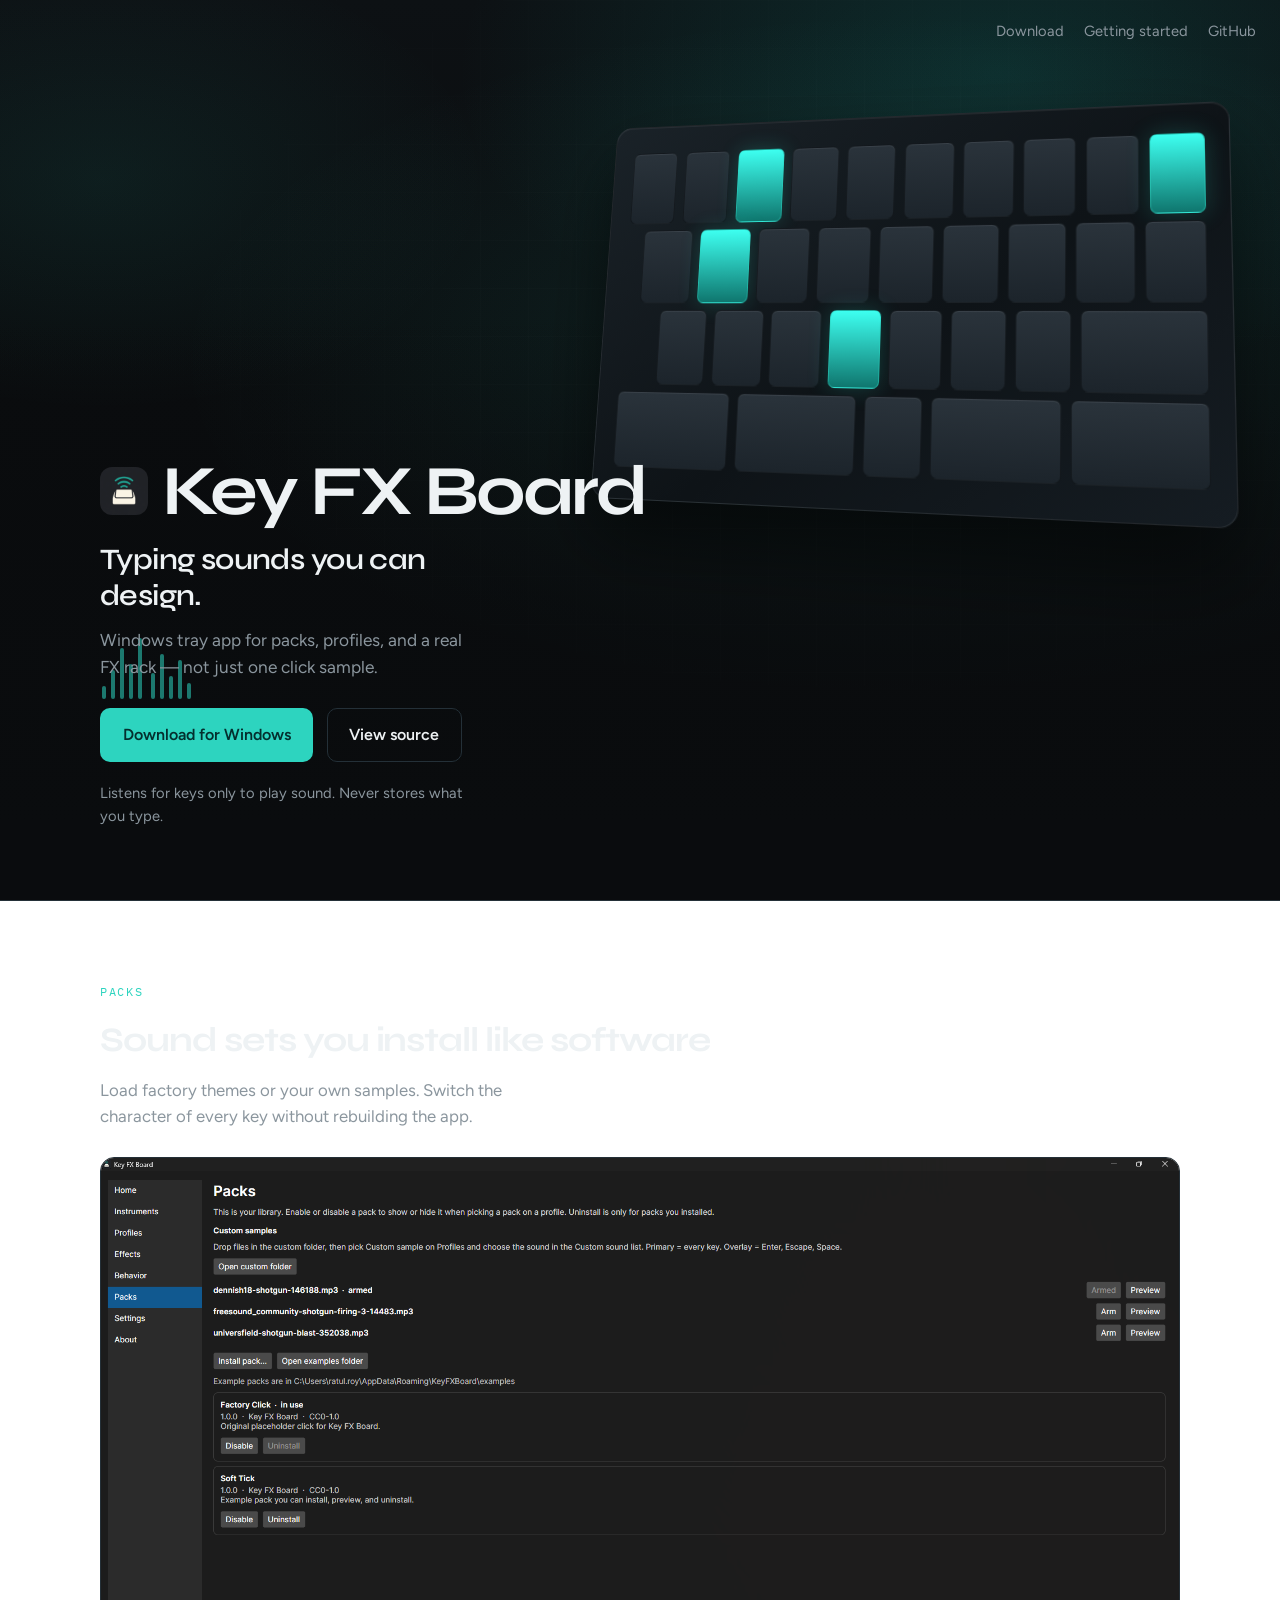
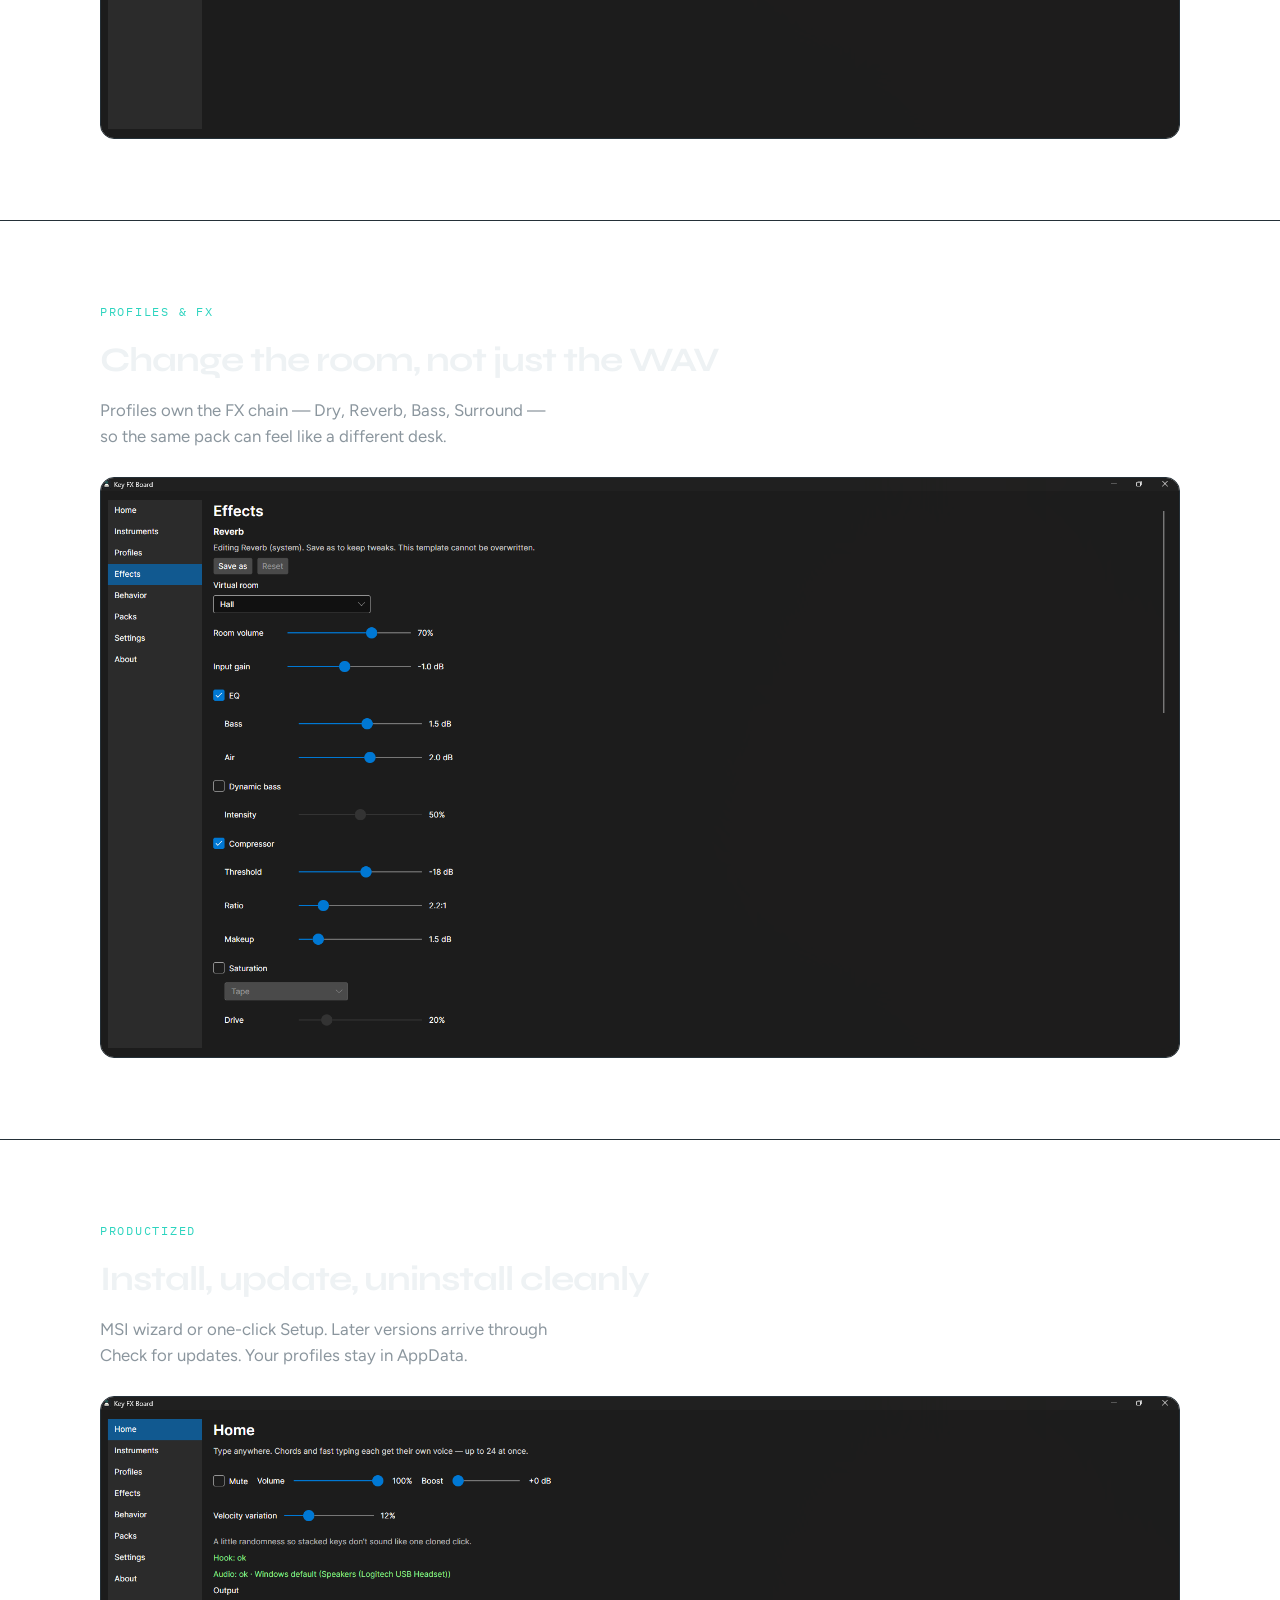
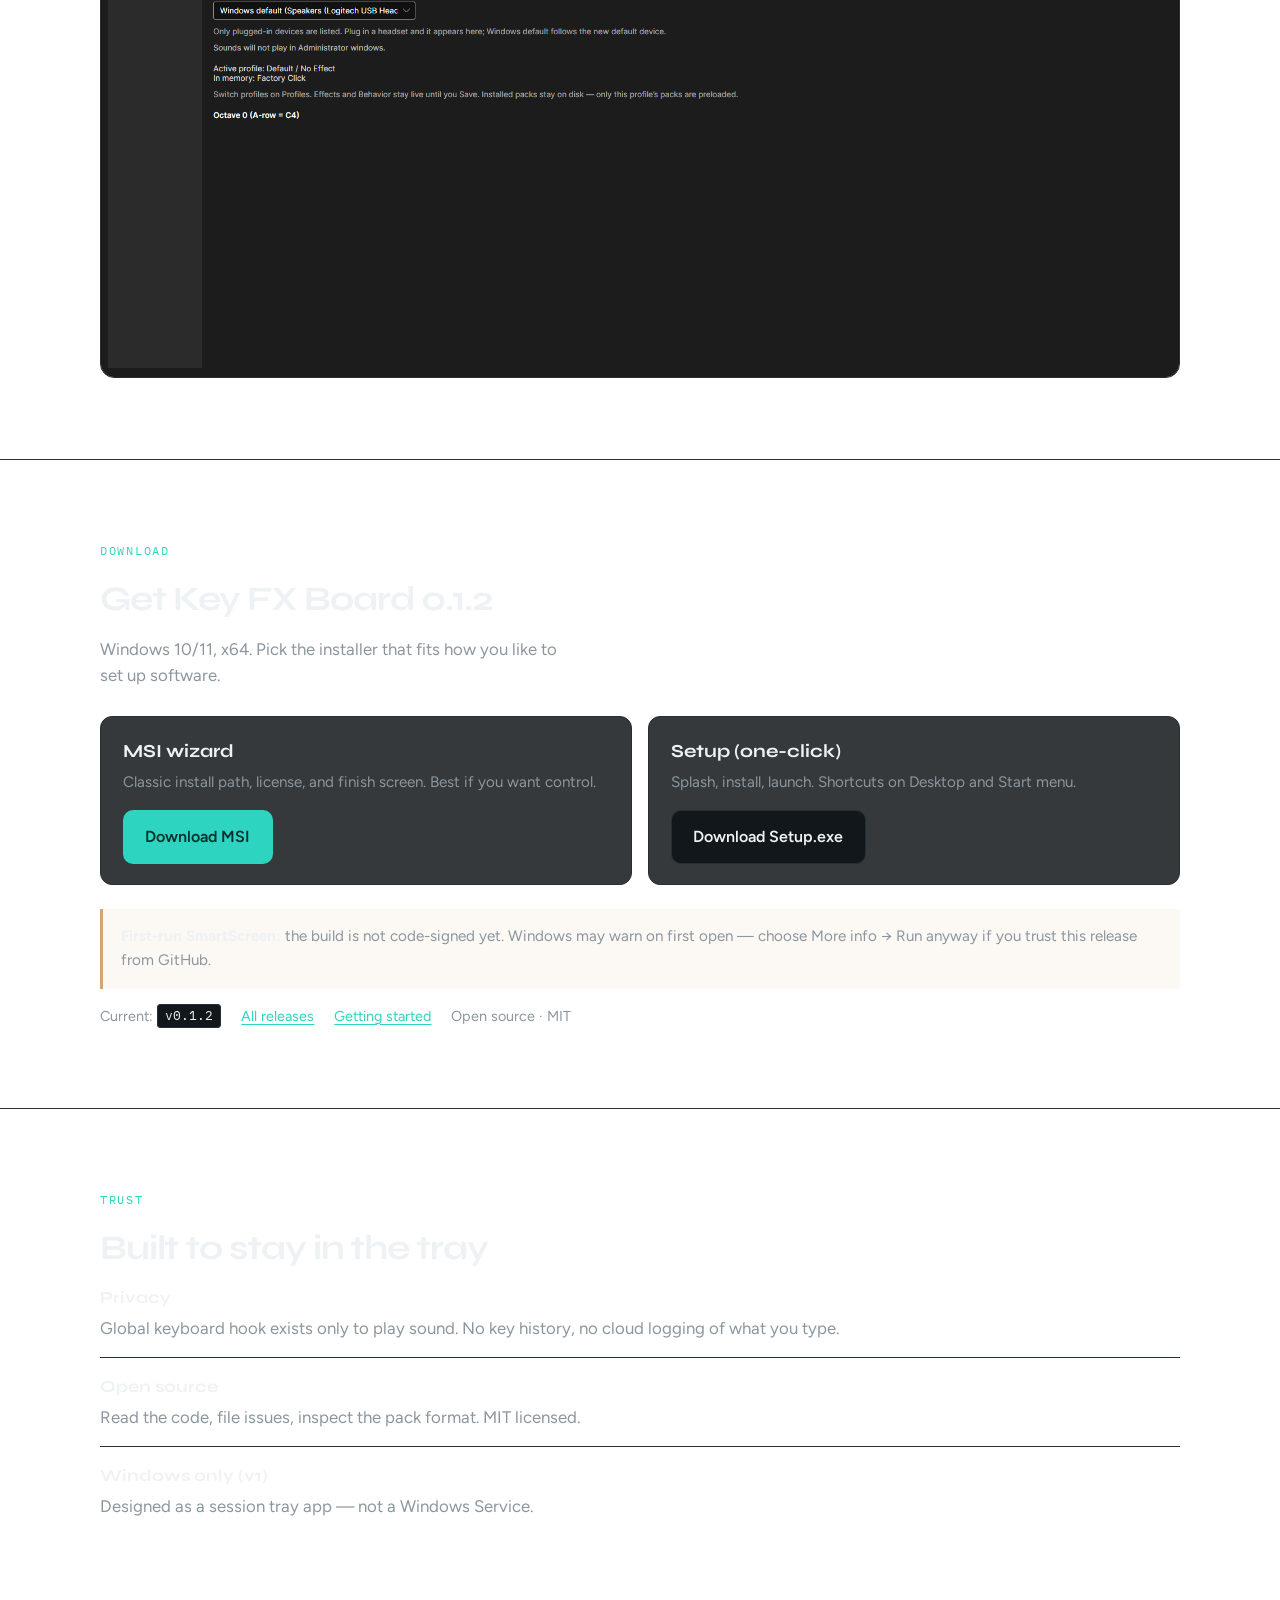
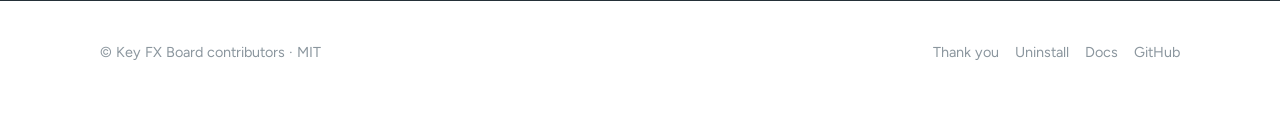
<file: website/index.html>
<!DOCTYPE html>
<html lang="en">
<head>
  <meta charset="utf-8"/>
  <meta name="viewport" content="width=device-width, initial-scale=1"/>
  <title>Key FX Board — Typing sounds you can design</title>
  <meta name="description" content="Windows tray app for customizable keyboard typing sounds — sample packs, per-key mapping, profiles, and a built-in FX rack."/>
  <meta property="og:title" content="Key FX Board"/>
  <meta property="og:description" content="Windows tray app for typing sounds you can design — packs, profiles, and a real FX rack."/>
  <meta property="og:image" content="assets/app-icon.png"/>
  <link rel="icon" href="assets/app.ico" sizes="any"/>
  <link rel="icon" type="image/png" href="assets/app-icon.png"/>
  <link rel="preconnect" href="https://fonts.googleapis.com"/>
  <link rel="preconnect" href="https://fonts.gstatic.com" crossorigin/>
  <link href="https://fonts.googleapis.com/css2?family=Figtree:wght@400;500;600;700&family=IBM+Plex+Mono:wght@400;500&family=Syne:wght@600;700&display=swap" rel="stylesheet"/>
  <link rel="stylesheet" href="assets/site.css"/>
</head>
<body>
  <nav class="top" aria-label="Site">
    <a href="#download">Download</a>
    <a href="getting-started.html">Getting started</a>
    <a href="https://github.com/royal-programmer/KeyFXBoard">GitHub</a>
  </nav>

  <header class="hero">
    <div class="hero-visual" aria-hidden="true">
      <div class="keyboard-stage">
        <div class="keyboard">
          <div class="key-row">
            <span class="key"></span><span class="key"></span><span class="key hit"></span><span class="key"></span>
            <span class="key"></span><span class="key"></span><span class="key"></span><span class="key"></span>
            <span class="key"></span><span class="key hit"></span>
          </div>
          <div class="key-row offset-1">
            <span class="key"></span><span class="key hit"></span><span class="key"></span><span class="key"></span>
            <span class="key"></span><span class="key"></span><span class="key"></span><span class="key"></span>
            <span class="key"></span>
          </div>
          <div class="key-row offset-2">
            <span class="key"></span><span class="key"></span><span class="key"></span><span class="key hit"></span>
            <span class="key"></span><span class="key"></span><span class="key"></span><span class="key wide"></span>
          </div>
          <div class="key-row">
            <span class="key wide"></span><span class="key wide"></span><span class="key"></span>
            <span class="key wide"></span><span class="key wide"></span>
          </div>
        </div>
      </div>
      <div class="wave" aria-hidden="true">
        <span></span><span></span><span></span><span></span><span></span>
        <span></span><span></span><span></span><span></span><span></span>
      </div>
    </div>

    <div class="hero-copy">
      <div class="brand">
        <img src="assets/app-icon.png" width="48" height="48" alt=""/>
        <p class="brand-name">Key FX Board</p>
      </div>
      <h1 class="headline">Typing sounds you can design.</h1>
      <p class="lede">Windows tray app for packs, profiles, and a real FX rack — not just one click sample.</p>
      <div class="cta-row">
        <a class="btn btn-primary" href="#download">Download for Windows</a>
        <a class="btn btn-ghost" href="https://github.com/royal-programmer/KeyFXBoard">View source</a>
      </div>
      <p class="privacy-line">Listens for keys only to play sound. Never stores what you type.</p>
    </div>
  </header>

  <main>
    <section class="section" id="packs">
      <div class="wrap">
        <p class="section-kicker">Packs</p>
        <h2>Sound sets you install like software</h2>
        <p class="support">Load factory themes or your own samples. Switch the character of every key without rebuilding the app.</p>
        <div class="media-frame" data-media="assets/media/S4-packs.png" data-label="Packs">
          <div class="media-placeholder">
            <div>
              <strong>Screenshot placeholder — Packs</strong>
              Drop <code>S4-packs.png</code> into <code>website/assets/media/</code>
            </div>
          </div>
        </div>
      </div>
    </section>

    <section class="section" id="profiles">
      <div class="wrap">
        <p class="section-kicker">Profiles &amp; FX</p>
        <h2>Change the room, not just the WAV</h2>
        <p class="support">Profiles own the FX chain — Dry, Reverb, Bass, Surround — so the same pack can feel like a different desk.</p>
        <div class="media-frame" data-media="assets/media/S3-effects.png" data-label="Effects">
          <div class="media-placeholder">
            <div>
              <strong>Screenshot placeholder — Effects</strong>
              Drop <code>S3-effects.png</code> into <code>website/assets/media/</code>
            </div>
          </div>
        </div>
      </div>
    </section>

    <section class="section" id="install">
      <div class="wrap">
        <p class="section-kicker">Productized</p>
        <h2>Install, update, uninstall cleanly</h2>
        <p class="support">MSI wizard or one-click Setup. Later versions arrive through Check for updates. Your profiles stay in AppData.</p>
        <div class="media-frame" data-media="assets/media/S1-home.png" data-label="Home">
          <div class="media-placeholder">
            <div>
              <strong>Screenshot placeholder — Home</strong>
              Drop <code>S1-home.png</code> into <code>website/assets/media/</code>
            </div>
          </div>
        </div>
      </div>
    </section>

    <section class="section" id="download">
      <div class="wrap">
        <p class="section-kicker">Download</p>
        <h2>Get Key FX Board 0.1.2</h2>
        <p class="support">Windows 10/11, x64. Pick the installer that fits how you like to set up software.</p>

        <div class="download-grid">
          <div class="download-option">
            <h3>MSI wizard</h3>
            <p>Classic install path, license, and finish screen. Best if you want control.</p>
            <a class="btn btn-primary" href="https://github.com/royal-programmer/KeyFXBoard/releases/download/v0.1.2/KeyFXBoard-win.msi">Download MSI</a>
          </div>
          <div class="download-option">
            <h3>Setup (one-click)</h3>
            <p>Splash, install, launch. Shortcuts on Desktop and Start menu.</p>
            <a class="btn btn-secondary" href="https://github.com/royal-programmer/KeyFXBoard/releases/download/v0.1.2/KeyFXBoard-win-Setup.exe">Download Setup.exe</a>
          </div>
        </div>

        <p class="note">
          <strong>First-run SmartScreen:</strong> the build is not code-signed yet. Windows may warn on first open — choose More info → Run anyway if you trust this release from GitHub.
        </p>

        <div class="meta-row">
          <span>Current: <code>v0.1.2</code></span>
          <a href="https://github.com/royal-programmer/KeyFXBoard/releases">All releases</a>
          <a href="getting-started.html">Getting started</a>
          <span>Open source · MIT</span>
        </div>
      </div>
    </section>

    <section class="section" id="trust">
      <div class="wrap">
        <p class="section-kicker">Trust</p>
        <h2>Built to stay in the tray</h2>
        <ul class="trust-list">
          <li>
            <strong>Privacy</strong>
            <span>Global keyboard hook exists only to play sound. No key history, no cloud logging of what you type.</span>
          </li>
          <li>
            <strong>Open source</strong>
            <span>Read the code, file issues, inspect the pack format. MIT licensed.</span>
          </li>
          <li>
            <strong>Windows only (v1)</strong>
            <span>Designed as a session tray app — not a Windows Service.</span>
          </li>
        </ul>
      </div>
    </section>
  </main>

  <footer class="site-foot">
    <div class="wrap foot-row">
      <span>© Key FX Board contributors · MIT</span>
      <nav>
        <a href="thank-you.html">Thank you</a>
        <a href="uninstall.html">Uninstall</a>
        <a href="https://github.com/royal-programmer/KeyFXBoard/blob/main/docs/README.md">Docs</a>
        <a href="https://github.com/royal-programmer/KeyFXBoard">GitHub</a>
      </nav>
    </div>
  </footer>

  <script src="assets/site.js"></script>
</body>
</html>
</file>
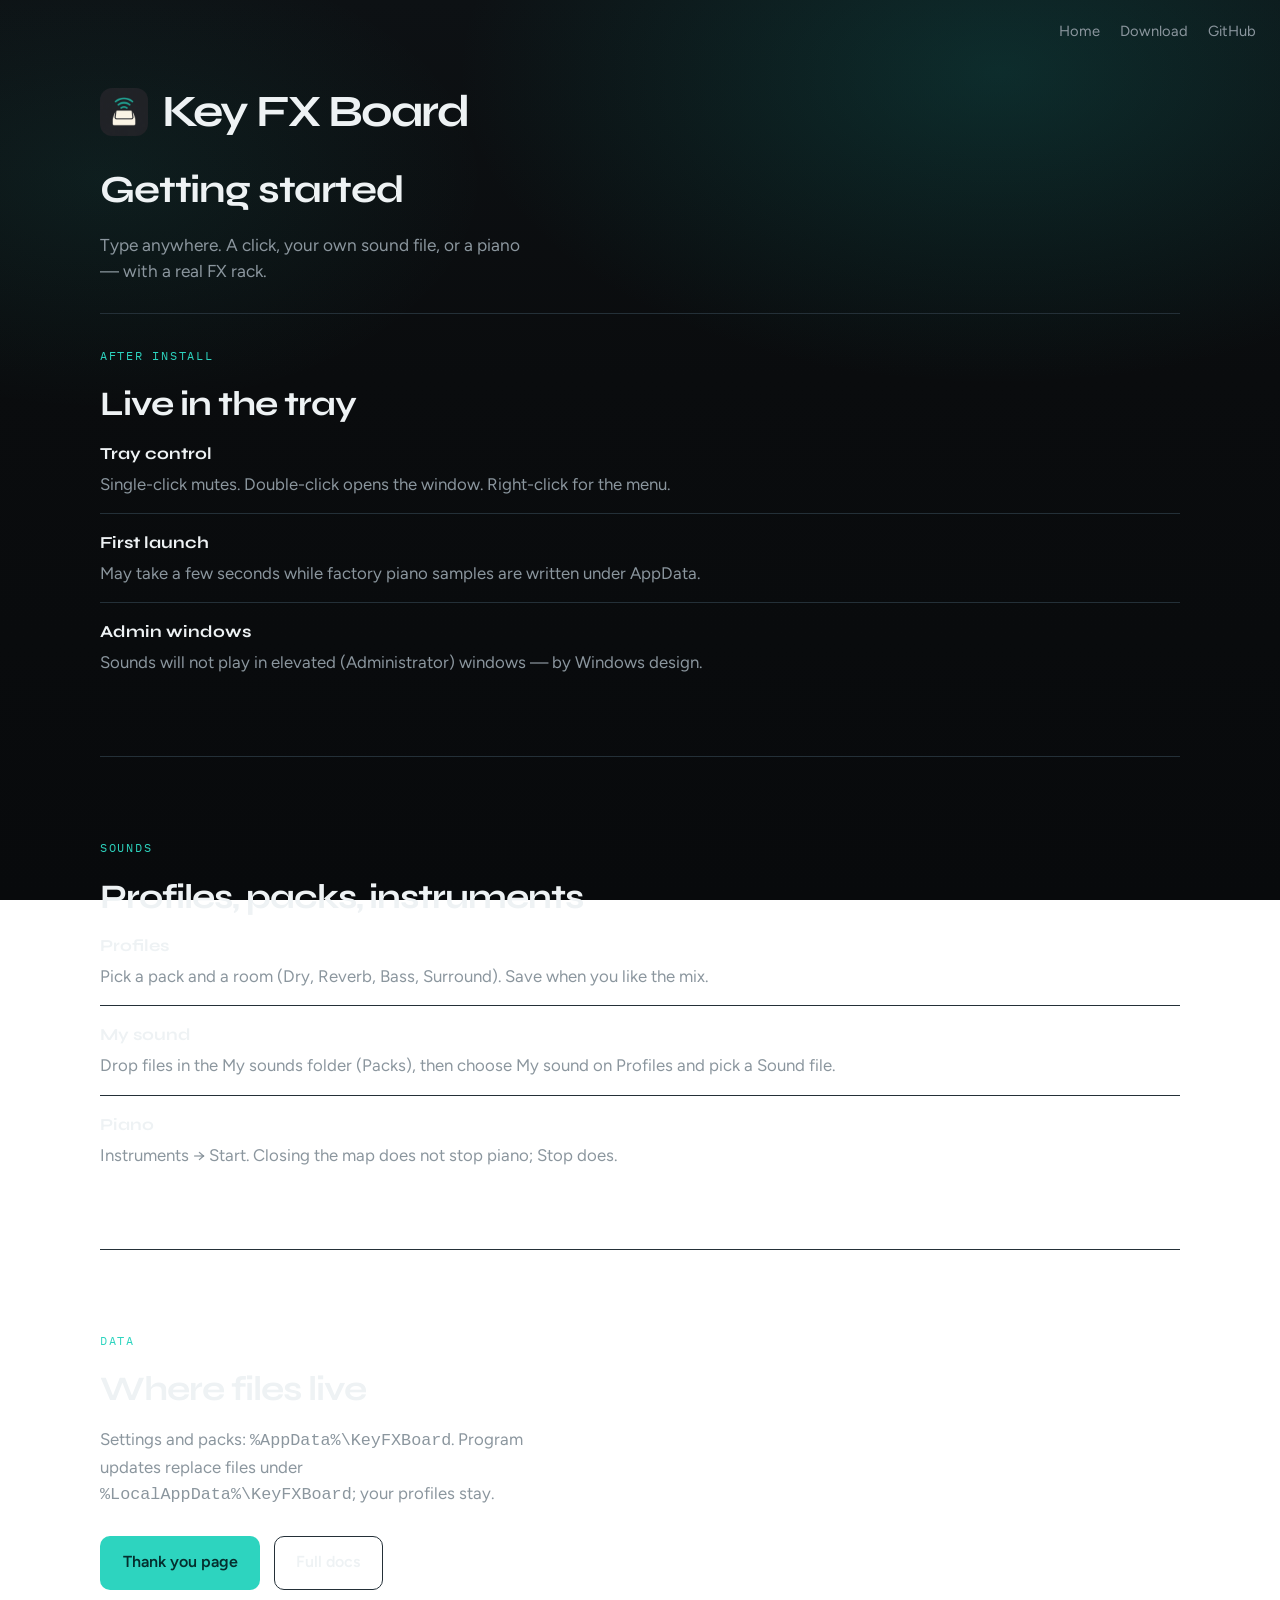
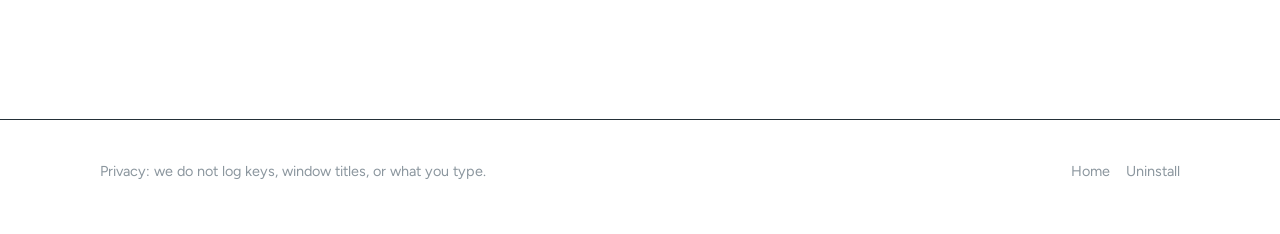
<file: website/getting-started.html>
<!DOCTYPE html>
<html lang="en">
<head>
  <meta charset="utf-8"/>
  <meta name="viewport" content="width=device-width, initial-scale=1"/>
  <title>Getting started — Key FX Board</title>
  <meta name="description" content="Quick start for Key FX Board after install."/>
  <link rel="icon" href="assets/app.ico" sizes="any"/>
  <link rel="icon" type="image/png" href="assets/app-icon.png"/>
  <link rel="preconnect" href="https://fonts.googleapis.com"/>
  <link rel="preconnect" href="https://fonts.gstatic.com" crossorigin/>
  <link href="https://fonts.googleapis.com/css2?family=Figtree:wght@400;500;600;700&family=IBM+Plex+Mono:wght@400;500&family=Syne:wght@600;700&display=swap" rel="stylesheet"/>
  <link rel="stylesheet" href="assets/site.css"/>
</head>
<body>
  <nav class="top" aria-label="Site">
    <a href="index.html">Home</a>
    <a href="index.html#download">Download</a>
    <a href="https://github.com/royal-programmer/KeyFXBoard">GitHub</a>
  </nav>

  <main class="page">
    <div class="wrap">
      <div class="brand">
        <img src="assets/app-icon.png" width="48" height="48" alt=""/>
        <p class="brand-name">Key FX Board</p>
      </div>
      <h1>Getting started</h1>
      <p class="lede" style="max-width:40ch">Type anywhere. A click, your own sound file, or a piano — with a real FX rack.</p>

      <section class="section" style="padding-top:2rem; border-top:1px solid var(--line)">
        <p class="section-kicker">After install</p>
        <h2>Live in the tray</h2>
        <ul class="trust-list">
          <li>
            <strong>Tray control</strong>
            <span>Single-click mutes. Double-click opens the window. Right-click for the menu.</span>
          </li>
          <li>
            <strong>First launch</strong>
            <span>May take a few seconds while factory piano samples are written under AppData.</span>
          </li>
          <li>
            <strong>Admin windows</strong>
            <span>Sounds will not play in elevated (Administrator) windows — by Windows design.</span>
          </li>
        </ul>
      </section>

      <section class="section">
        <p class="section-kicker">Sounds</p>
        <h2>Profiles, packs, instruments</h2>
        <ul class="trust-list">
          <li>
            <strong>Profiles</strong>
            <span>Pick a pack and a room (Dry, Reverb, Bass, Surround). Save when you like the mix.</span>
          </li>
          <li>
            <strong>My sound</strong>
            <span>Drop files in the My sounds folder (Packs), then choose My sound on Profiles and pick a Sound file.</span>
          </li>
          <li>
            <strong>Piano</strong>
            <span>Instruments → Start. Closing the map does not stop piano; Stop does.</span>
          </li>
        </ul>
      </section>

      <section class="section">
        <p class="section-kicker">Data</p>
        <h2>Where files live</h2>
        <p class="support">Settings and packs: <code class="path">%AppData%\KeyFXBoard</code>. Program updates replace files under <code>%LocalAppData%\KeyFXBoard</code>; your profiles stay.</p>
        <div class="cta-row">
          <a class="btn btn-primary" href="thank-you.html">Thank you page</a>
          <a class="btn btn-ghost" href="https://github.com/royal-programmer/KeyFXBoard/blob/main/docs/README.md">Full docs</a>
        </div>
      </section>
    </div>
  </main>

  <footer class="site-foot">
    <div class="wrap foot-row">
      <span>Privacy: we do not log keys, window titles, or what you type.</span>
      <nav>
        <a href="index.html">Home</a>
        <a href="uninstall.html">Uninstall</a>
      </nav>
    </div>
  </footer>
</body>
</html>
</file>
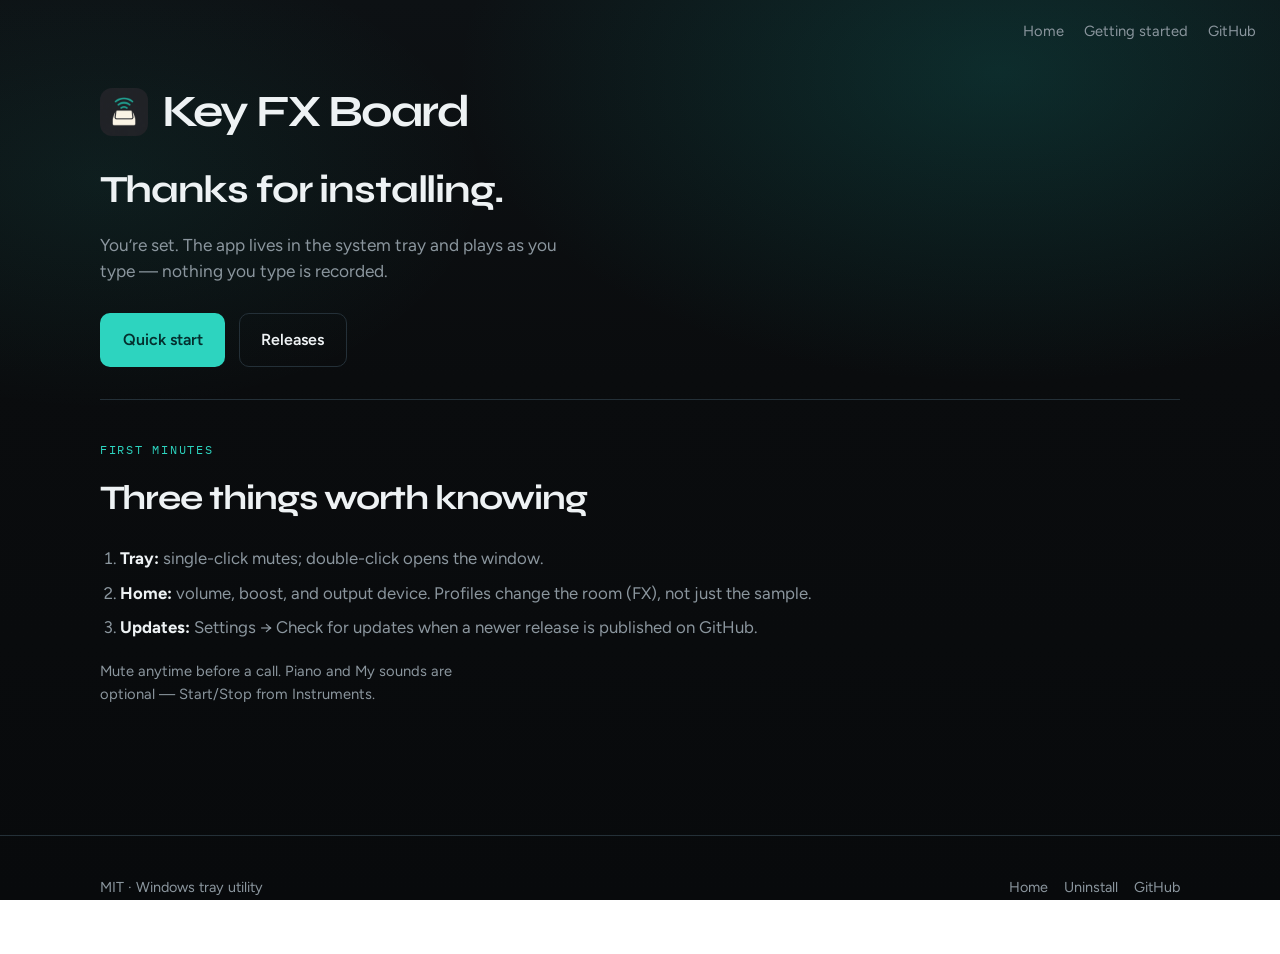
<file: website/thank-you.html>
<!DOCTYPE html>
<html lang="en">
<head>
  <meta charset="utf-8"/>
  <meta name="viewport" content="width=device-width, initial-scale=1"/>
  <title>Thank you — Key FX Board</title>
  <meta name="description" content="Thanks for installing Key FX Board. Quick start tips and privacy reminder."/>
  <link rel="icon" href="assets/app.ico" sizes="any"/>
  <link rel="icon" type="image/png" href="assets/app-icon.png"/>
  <link rel="preconnect" href="https://fonts.googleapis.com"/>
  <link rel="preconnect" href="https://fonts.gstatic.com" crossorigin/>
  <link href="https://fonts.googleapis.com/css2?family=Figtree:wght@400;500;600;700&family=IBM+Plex+Mono:wght@400;500&family=Syne:wght@600;700&display=swap" rel="stylesheet"/>
  <link rel="stylesheet" href="assets/site.css"/>
</head>
<body>
  <nav class="top" aria-label="Site">
    <a href="index.html">Home</a>
    <a href="getting-started.html">Getting started</a>
    <a href="https://github.com/royal-programmer/KeyFXBoard">GitHub</a>
  </nav>

  <main class="page">
    <div class="wrap">
      <div class="brand">
        <img src="assets/app-icon.png" width="48" height="48" alt=""/>
        <p class="brand-name">Key FX Board</p>
      </div>
      <h1>Thanks for installing.</h1>
      <p class="lede" style="max-width:42ch">You’re set. The app lives in the system tray and plays as you type — nothing you type is recorded.</p>

      <div class="cta-row" style="margin-bottom:2rem">
        <a class="btn btn-primary" href="getting-started.html">Quick start</a>
        <a class="btn btn-ghost" href="https://github.com/royal-programmer/KeyFXBoard/releases">Releases</a>
      </div>

      <section class="section" style="border-top:1px solid var(--line); padding-top:2.5rem">
        <p class="section-kicker">First minutes</p>
        <h2>Three things worth knowing</h2>
        <ol class="steps">
          <li><strong>Tray:</strong> single-click mutes; double-click opens the window.</li>
          <li><strong>Home:</strong> volume, boost, and output device. Profiles change the room (FX), not just the sample.</li>
          <li><strong>Updates:</strong> Settings → Check for updates when a newer release is published on GitHub.</li>
        </ol>
        <p class="privacy-line">Mute anytime before a call. Piano and My sounds are optional — Start/Stop from Instruments.</p>
      </section>
    </div>
  </main>

  <footer class="site-foot">
    <div class="wrap foot-row">
      <span>MIT · Windows tray utility</span>
      <nav>
        <a href="index.html">Home</a>
        <a href="uninstall.html">Uninstall</a>
        <a href="https://github.com/royal-programmer/KeyFXBoard">GitHub</a>
      </nav>
    </div>
  </footer>
</body>
</html>
</file>
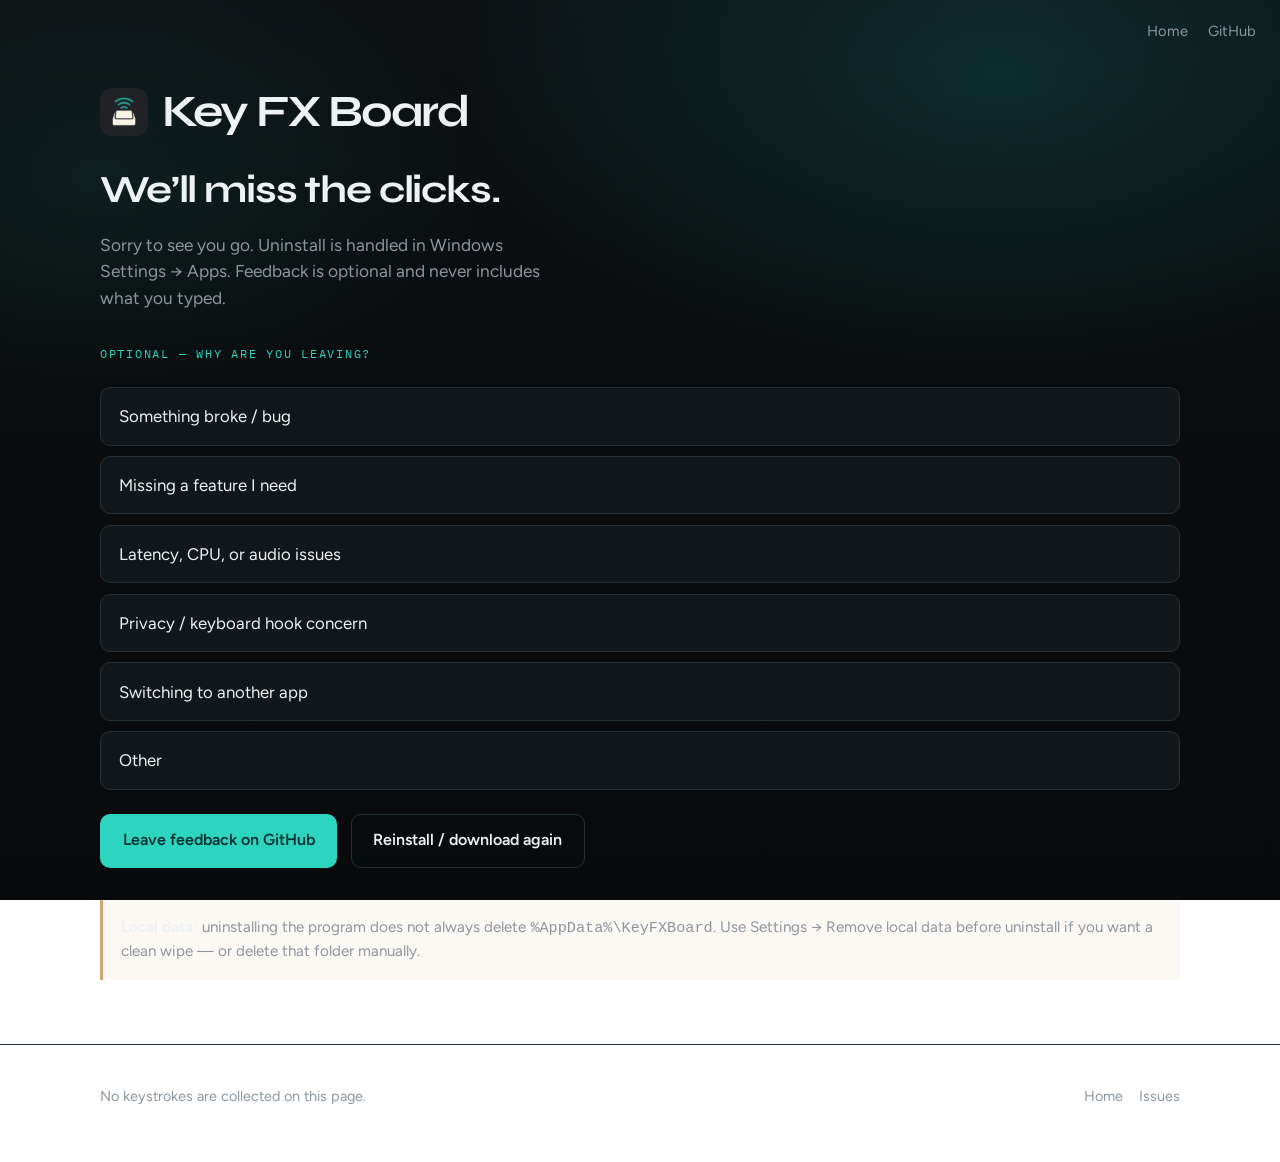
<file: website/uninstall.html>
<!DOCTYPE html>
<html lang="en">
<head>
  <meta charset="utf-8"/>
  <meta name="viewport" content="width=device-width, initial-scale=1"/>
  <title>Uninstall — Key FX Board</title>
  <meta name="description" content="Sorry to see you go. Optional feedback for Key FX Board."/>
  <link rel="icon" href="assets/app.ico" sizes="any"/>
  <link rel="icon" type="image/png" href="assets/app-icon.png"/>
  <link rel="preconnect" href="https://fonts.googleapis.com"/>
  <link rel="preconnect" href="https://fonts.gstatic.com" crossorigin/>
  <link href="https://fonts.googleapis.com/css2?family=Figtree:wght@400;500;600;700&family=IBM+Plex+Mono:wght@400;500&family=Syne:wght@600;700&display=swap" rel="stylesheet"/>
  <link rel="stylesheet" href="assets/site.css"/>
</head>
<body>
  <nav class="top" aria-label="Site">
    <a href="index.html">Home</a>
    <a href="https://github.com/royal-programmer/KeyFXBoard">GitHub</a>
  </nav>

  <main class="page">
    <div class="wrap">
      <div class="brand">
        <img src="assets/app-icon.png" width="48" height="48" alt=""/>
        <p class="brand-name">Key FX Board</p>
      </div>
      <h1>We’ll miss the clicks.</h1>
      <p class="lede" style="max-width:42ch">Sorry to see you go. Uninstall is handled in Windows Settings → Apps. Feedback is optional and never includes what you typed.</p>

      <p class="section-kicker" style="margin-top:2rem">Optional — why are you leaving?</p>
      <div class="reasons" id="reasons" role="group" aria-label="Feedback reasons">
        <button type="button" class="reason" data-reason="bug">Something broke / bug</button>
        <button type="button" class="reason" data-reason="missing-feature">Missing a feature I need</button>
        <button type="button" class="reason" data-reason="performance">Latency, CPU, or audio issues</button>
        <button type="button" class="reason" data-reason="privacy">Privacy / keyboard hook concern</button>
        <button type="button" class="reason" data-reason="switching">Switching to another app</button>
        <button type="button" class="reason" data-reason="other">Other</button>
      </div>

      <div class="cta-row">
        <a class="btn btn-primary" id="feedback-link" href="https://github.com/royal-programmer/KeyFXBoard/issues/new?title=Uninstall%20feedback&amp;body=Reason%3A%20(optional)%0A%0AWhat%20happened%3A%0A">Leave feedback on GitHub</a>
        <a class="btn btn-ghost" href="index.html#download">Reinstall / download again</a>
      </div>

      <p class="note" style="margin-top:2rem">
        <strong>Local data:</strong> uninstalling the program does not always delete <code>%AppData%\KeyFXBoard</code>.
        Use Settings → Remove local data before uninstall if you want a clean wipe — or delete that folder manually.
      </p>
    </div>
  </main>

  <footer class="site-foot">
    <div class="wrap foot-row">
      <span>No keystrokes are collected on this page.</span>
      <nav>
        <a href="index.html">Home</a>
        <a href="https://github.com/royal-programmer/KeyFXBoard/issues">Issues</a>
      </nav>
    </div>
  </footer>

  <script src="assets/site.js"></script>
</body>
</html>
</file>
<file: website/assets/site.css>
:root {
  --bg: #0a0c0e;
  --bg-elevated: #12171b;
  --ink: #eef2f4;
  --muted: #8b969e;
  --line: #243038;
  --accent: #2dd4bf;
  --accent-deep: #0f766e;
  --accent-glow: rgba(45, 212, 191, 0.22);
  --warn: #d4a574;
  --font-display: "Syne", "Avenir Next", sans-serif;
  --font-body: "Figtree", "Segoe UI", sans-serif;
  --font-mono: "IBM Plex Mono", Consolas, monospace;
  --max: 1080px;
  --ease: cubic-bezier(0.22, 1, 0.36, 1);
}

*,
*::before,
*::after {
  box-sizing: border-box;
}

html {
  scroll-behavior: smooth;
}

body {
  margin: 0;
  min-height: 100vh;
  color: var(--ink);
  font-family: var(--font-body);
  font-size: 1.05rem;
  line-height: 1.55;
  background:
    radial-gradient(900px 520px at 78% 8%, rgba(15, 118, 110, 0.28), transparent 60%),
    radial-gradient(700px 420px at 8% 20%, rgba(45, 212, 191, 0.08), transparent 55%),
    linear-gradient(180deg, #0d1114 0%, var(--bg) 42%, #080a0c 100%);
  background-attachment: fixed;
}

img {
  max-width: 100%;
  display: block;
}

a {
  color: var(--accent);
  text-decoration-thickness: 1px;
  text-underline-offset: 0.18em;
}

a:hover {
  color: #5eead4;
}

.wrap {
  width: min(100% - 2.5rem, var(--max));
  margin-inline: auto;
}

/* —— Top bar (minimal; brand lives in hero) —— */
.top {
  position: absolute;
  inset: 0 0 auto;
  z-index: 5;
  display: flex;
  justify-content: flex-end;
  gap: 1.25rem;
  padding: 1.25rem 1.5rem;
  font-size: 0.92rem;
}

.top a {
  color: var(--muted);
  text-decoration: none;
}

.top a:hover {
  color: var(--ink);
}

/* —— Hero: one composition —— */
.hero {
  position: relative;
  min-height: 100vh;
  min-height: 100dvh;
  display: grid;
  align-items: end;
  overflow: hidden;
  isolation: isolate;
}

.hero-visual {
  position: absolute;
  inset: 0;
  z-index: -1;
  background:
    linear-gradient(180deg, transparent 35%, rgba(10, 12, 14, 0.55) 62%, var(--bg) 92%),
    radial-gradient(ellipse 80% 55% at 70% 40%, rgba(45, 212, 191, 0.12), transparent 70%);
}

.hero-visual::before {
  content: "";
  position: absolute;
  inset: 0;
  background-image:
    linear-gradient(rgba(255, 255, 255, 0.03) 1px, transparent 1px),
    linear-gradient(90deg, rgba(255, 255, 255, 0.03) 1px, transparent 1px);
  background-size: 48px 48px;
  mask-image: radial-gradient(ellipse 70% 60% at 65% 35%, black, transparent);
  opacity: 0.5;
}

.keyboard-stage {
  position: absolute;
  right: max(-4%, calc(50% - 36rem));
  top: 12%;
  width: min(58vw, 640px);
  aspect-ratio: 16 / 10;
  transform: perspective(900px) rotateY(-12deg) rotateX(8deg);
  transform-origin: center;
  animation: stage-in 1.1s var(--ease) both;
}

@keyframes stage-in {
  from {
    opacity: 0;
    transform: perspective(900px) rotateY(-12deg) rotateX(8deg) translateY(28px);
  }
  to {
    opacity: 1;
    transform: perspective(900px) rotateY(-12deg) rotateX(8deg) translateY(0);
  }
}

.keyboard {
  width: 100%;
  height: 100%;
  border-radius: 18px;
  padding: 4.5% 3.5% 5%;
  background:
    linear-gradient(145deg, #1a2228 0%, #0e1317 55%, #151c22 100%);
  border: 1px solid rgba(255, 255, 255, 0.08);
  box-shadow:
    0 40px 80px rgba(0, 0, 0, 0.55),
    inset 0 1px 0 rgba(255, 255, 255, 0.06);
  display: grid;
  grid-template-rows: repeat(4, 1fr);
  gap: 2.2%;
}

.key-row {
  display: grid;
  gap: 1.6%;
  grid-auto-flow: column;
  grid-auto-columns: 1fr;
}

.key-row.offset-1 {
  padding-left: 3%;
}

.key-row.offset-2 {
  padding-left: 7%;
}

.key {
  border-radius: 7px;
  background: linear-gradient(180deg, #2a333b 0%, #1c242b 100%);
  border: 1px solid rgba(0, 0, 0, 0.35);
  box-shadow: inset 0 1px 0 rgba(255, 255, 255, 0.07);
}

.key.wide {
  grid-column: span 2;
}

.key.hit {
  background: linear-gradient(180deg, #3dfff0 0%, var(--accent-deep) 100%);
  border-color: rgba(45, 212, 191, 0.5);
  box-shadow: 0 0 22px var(--accent-glow);
  animation: key-pulse 2.4s var(--ease) infinite;
}

.key.hit:nth-child(2) {
  animation-delay: 0.35s;
}

.key.hit:nth-child(5) {
  animation-delay: 0.7s;
}

@keyframes key-pulse {
  0%,
  100% {
    filter: brightness(1);
  }
  50% {
    filter: brightness(1.15);
  }
}

.wave {
  position: absolute;
  left: 8%;
  bottom: 22%;
  width: min(34vw, 320px);
  height: 64px;
  opacity: 0.55;
  animation: wave-in 1.2s 0.2s var(--ease) both;
}

@keyframes wave-in {
  from {
    opacity: 0;
    transform: translateY(12px);
  }
  to {
    opacity: 0.55;
    transform: translateY(0);
  }
}

.wave span {
  display: inline-block;
  width: 4px;
  margin-right: 5px;
  height: 20%;
  border-radius: 2px;
  background: var(--accent);
  vertical-align: bottom;
  animation: bar 1.1s ease-in-out infinite;
}

.wave span:nth-child(2) {
  animation-delay: 0.08s;
  height: 45%;
}
.wave span:nth-child(3) {
  animation-delay: 0.16s;
  height: 80%;
}
.wave span:nth-child(4) {
  animation-delay: 0.24s;
  height: 55%;
}
.wave span:nth-child(5) {
  animation-delay: 0.32s;
  height: 95%;
}
.wave span:nth-child(6) {
  animation-delay: 0.4s;
  height: 40%;
}
.wave span:nth-child(7) {
  animation-delay: 0.48s;
  height: 70%;
}
.wave span:nth-child(8) {
  animation-delay: 0.56s;
  height: 35%;
}
.wave span:nth-child(9) {
  animation-delay: 0.64s;
  height: 60%;
}
.wave span:nth-child(10) {
  animation-delay: 0.72s;
  height: 25%;
}

@keyframes bar {
  0%,
  100% {
    transform: scaleY(0.55);
  }
  50% {
    transform: scaleY(1);
  }
}

.hero-copy {
  width: min(100% - 2.5rem, var(--max));
  margin: 0 auto;
  padding: clamp(6rem, 14vh, 9rem) 0 clamp(3.5rem, 8vh, 5rem);
  animation: copy-in 0.9s var(--ease) both;
}

@keyframes copy-in {
  from {
    opacity: 0;
    transform: translateY(18px);
  }
  to {
    opacity: 1;
    transform: translateY(0);
  }
}

.brand {
  display: flex;
  align-items: center;
  gap: 0.85rem;
  margin: 0 0 1.1rem;
}

.brand img {
  width: 48px;
  height: 48px;
  border-radius: 12px;
}

.brand-name {
  font-family: var(--font-display);
  font-weight: 700;
  font-size: clamp(2.6rem, 7vw, 4.4rem);
  letter-spacing: -0.045em;
  line-height: 0.95;
  margin: 0;
}

.headline {
  font-family: var(--font-display);
  font-weight: 600;
  font-size: clamp(1.35rem, 3.2vw, 1.85rem);
  letter-spacing: -0.02em;
  max-width: 18ch;
  margin: 0 0 0.85rem;
  line-height: 1.2;
}

.lede {
  margin: 0 0 1.75rem;
  color: var(--muted);
  max-width: 34ch;
  font-size: 1.08rem;
}

.cta-row {
  display: flex;
  flex-wrap: wrap;
  gap: 0.85rem;
  align-items: center;
}

.btn {
  display: inline-flex;
  align-items: center;
  justify-content: center;
  gap: 0.45rem;
  padding: 0.85rem 1.35rem;
  border-radius: 10px;
  font-family: var(--font-body);
  font-weight: 600;
  font-size: 1rem;
  text-decoration: none;
  border: 1px solid transparent;
  transition: transform 0.2s var(--ease), background 0.2s, border-color 0.2s, color 0.2s;
}

.btn:hover {
  transform: translateY(-1px);
}

.btn-primary {
  background: var(--accent);
  color: #042f2e;
}

.btn-primary:hover {
  background: #5eead4;
  color: #042f2e;
}

.btn-ghost {
  background: transparent;
  color: var(--ink);
  border-color: var(--line);
}

.btn-ghost:hover {
  border-color: var(--muted);
  color: var(--ink);
}

.btn-secondary {
  background: var(--bg-elevated);
  color: var(--ink);
  border-color: var(--line);
}

.btn-secondary:hover {
  border-color: var(--accent-deep);
  color: var(--ink);
}

.privacy-line {
  margin: 1.25rem 0 0;
  color: var(--muted);
  font-size: 0.92rem;
  max-width: 42ch;
}

/* —— Sections —— */
.section {
  padding: clamp(3.5rem, 9vh, 5.5rem) 0;
  border-top: 1px solid var(--line);
}

.section-kicker {
  font-family: var(--font-mono);
  font-size: 0.78rem;
  letter-spacing: 0.14em;
  text-transform: uppercase;
  color: var(--accent);
  margin: 0 0 0.75rem;
}

.section h2 {
  font-family: var(--font-display);
  font-size: clamp(1.6rem, 3.5vw, 2.15rem);
  letter-spacing: -0.03em;
  margin: 0 0 0.65rem;
  font-weight: 700;
}

.section .support {
  margin: 0 0 1.75rem;
  color: var(--muted);
  max-width: 42ch;
}

.media-frame {
  position: relative;
  border-radius: 14px;
  overflow: hidden;
  border: 1px solid var(--line);
  background: var(--bg-elevated);
  min-height: 220px;
}

.media-frame img {
  width: 100%;
  height: auto;
}

.media-placeholder {
  display: grid;
  place-items: center;
  min-height: 260px;
  padding: 2rem;
  text-align: center;
  color: var(--muted);
  background:
    linear-gradient(135deg, rgba(45, 212, 191, 0.06), transparent 40%),
    repeating-linear-gradient(
      -12deg,
      transparent,
      transparent 10px,
      rgba(255, 255, 255, 0.015) 10px,
      rgba(255, 255, 255, 0.015) 11px
    );
}

.media-placeholder strong {
  display: block;
  color: var(--ink);
  font-family: var(--font-display);
  font-size: 1.15rem;
  margin-bottom: 0.35rem;
}

.download-grid {
  display: grid;
  gap: 1rem;
  grid-template-columns: repeat(auto-fit, minmax(240px, 1fr));
  margin-bottom: 1.5rem;
}

.download-option {
  padding: 1.25rem 1.35rem;
  border: 1px solid var(--line);
  border-radius: 12px;
  background: rgba(18, 23, 27, 0.85);
}

.download-option h3 {
  margin: 0 0 0.35rem;
  font-family: var(--font-display);
  font-size: 1.15rem;
}

.download-option p {
  margin: 0 0 1rem;
  color: var(--muted);
  font-size: 0.95rem;
}

.note {
  padding: 1rem 1.15rem;
  border-left: 3px solid var(--warn);
  background: rgba(212, 165, 116, 0.08);
  color: var(--muted);
  font-size: 0.95rem;
  margin: 0 0 1rem;
}

.note strong {
  color: var(--ink);
}

.meta-row {
  display: flex;
  flex-wrap: wrap;
  gap: 0.75rem 1.25rem;
  color: var(--muted);
  font-size: 0.9rem;
  margin-top: 1rem;
}

.meta-row code {
  font-family: var(--font-mono);
  font-size: 0.82rem;
  color: var(--ink);
  background: var(--bg-elevated);
  padding: 0.15rem 0.45rem;
  border-radius: 4px;
  border: 1px solid var(--line);
}

.trust-list {
  margin: 0;
  padding: 0;
  list-style: none;
  display: grid;
  gap: 1rem;
}

.trust-list li {
  padding-bottom: 1rem;
  border-bottom: 1px solid var(--line);
}

.trust-list li:last-child {
  border-bottom: 0;
  padding-bottom: 0;
}

.trust-list strong {
  display: block;
  font-family: var(--font-display);
  margin-bottom: 0.25rem;
}

.trust-list span {
  color: var(--muted);
}

footer.site-foot {
  border-top: 1px solid var(--line);
  padding: 2.5rem 0 3.5rem;
  color: var(--muted);
  font-size: 0.9rem;
}

footer.site-foot .foot-row {
  display: flex;
  flex-wrap: wrap;
  gap: 1rem 1.5rem;
  justify-content: space-between;
  align-items: center;
}

footer.site-foot nav {
  display: flex;
  flex-wrap: wrap;
  gap: 1rem;
}

footer.site-foot a {
  color: var(--muted);
  text-decoration: none;
}

footer.site-foot a:hover {
  color: var(--ink);
}

/* —— Inner pages —— */
.page {
  padding: 5.5rem 0 3rem;
}

.page .brand-name {
  font-size: clamp(2rem, 5vw, 2.8rem);
}

.page h1 {
  font-family: var(--font-display);
  font-size: clamp(1.8rem, 4vw, 2.4rem);
  letter-spacing: -0.03em;
  margin: 1.5rem 0 0.75rem;
}

.reasons {
  display: grid;
  gap: 0.65rem;
  margin: 1.5rem 0;
}

.reason {
  appearance: none;
  width: 100%;
  text-align: left;
  padding: 0.95rem 1.1rem;
  border-radius: 10px;
  border: 1px solid var(--line);
  background: var(--bg-elevated);
  color: var(--ink);
  font: inherit;
  cursor: pointer;
  transition: border-color 0.2s, background 0.2s;
}

.reason:hover,
.reason[aria-pressed="true"] {
  border-color: var(--accent-deep);
  background: rgba(45, 212, 191, 0.08);
}

.steps {
  margin: 1.25rem 0 0;
  padding-left: 1.2em;
  color: var(--muted);
}

.steps li {
  margin: 0.55rem 0;
}

.steps strong {
  color: var(--ink);
}

@media (max-width: 860px) {
  .keyboard-stage {
    position: absolute;
    right: -8%;
    top: 6%;
    width: 78vw;
    opacity: 0.55;
  }

  .wave {
    display: none;
  }

  .hero-copy {
    padding-top: clamp(10rem, 42vh, 16rem);
  }

  .headline {
    max-width: 22ch;
  }
}

@media (prefers-reduced-motion: reduce) {
  *,
  *::before,
  *::after {
    animation: none !important;
    transition: none !important;
  }
}
</file>
